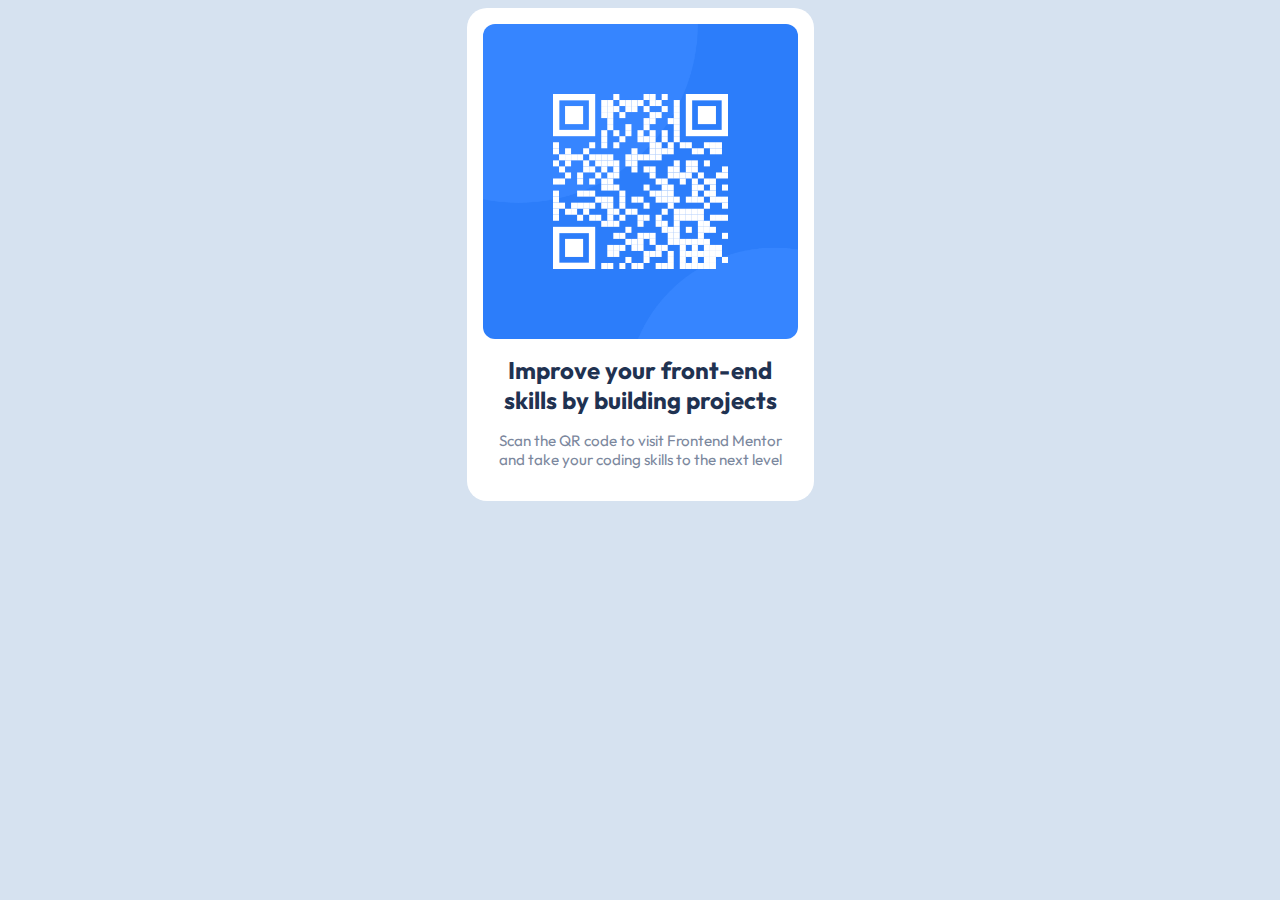
<file: 1-17-2024 (QR Code)/index.html>
<!DOCTYPE html>
<html lang="en">
  <head>
    <meta charset="UTF-8" />
    <meta name="viewport" content="width=device-width, initial-scale=1.0" />
    <!-- displays site properly based on user's device -->

    <link
      rel="icon"
      type="image/png"
      sizes="32x32"
      href="./images/favicon-32x32.png"
    />
    <link rel="stylesheet" href="./index.css" />
    <title>Frontend Mentor | QR code component</title>

    <!-- Feel free to remove these styles or customise in your own stylesheet 👍 -->
    <!-- <style>
    .attribution { font-size: 11px; text-align: center; }
    .attribution a { color: hsl(228, 45%, 44%); }
  </style> -->
  </head>
  <body>
    <div class="container">
      <div class="image-container">
        <img src="./images/image-qr-code.png" />
      </div>
      <div class="text">
        <h1>Improve your front-end skills by building projects</h1>
        <p>
          Scan the QR code to visit Frontend Mentor and take your coding skills
          to the next level
        </p>
      </div>
    </div>
  </body>
</html>
</file>
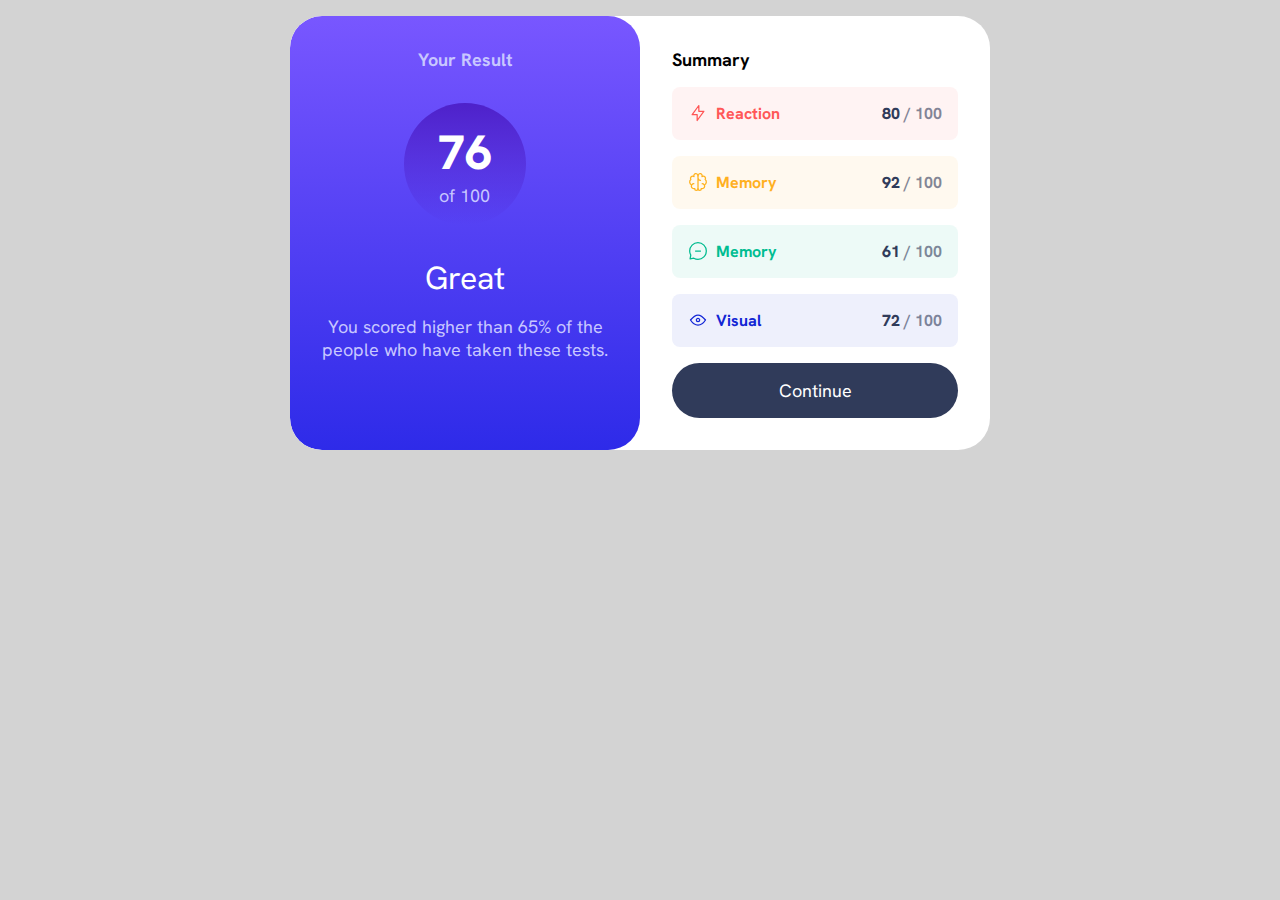
<file: 1-18-2024 (Results Summary)/index.html>
<!DOCTYPE html>
<html lang="en">
  <head>
    <meta charset="UTF-8" />
    <meta name="viewport" content="width=device-width, initial-scale=1.0" />
    <!-- displays site properly based on user's device -->

    <link
      rel="icon"
      type="image/png"
      sizes="32x32"
      href="./assets/images/favicon-32x32.png"
    />
    <link rel="stylesheet" href="./styles.css" />

    <title>Frontend Mentor | Results summary component</title>

    <!-- Feel free to remove these styles or customise in your own stylesheet 👍 -->
    <style>
      .attribution {
        font-size: 11px;
        text-align: center;
      }
      .attribution a {
        color: hsl(228, 45%, 44%);
      }
    </style>
  </head>
  <body>
    <main class="container">
      <div class="result">
        <h1>Your Result</h1>
        <div class="result-score">
          <p><span>76</span>of 100</p>
        </div>
        <div class="result-text">
          <p class="heading">Great</p>
          <p>
            You scored higher than 65% of the people who have taken these tests.
          </p>
        </div>
      </div>
      <div class="summary">
        <h2>Summary</h2>
        <ul class="summary-cards">
          <li class="card red">
            <div>
              <svg
                xmlns="http://www.w3.org/2000/svg"
                width="20"
                height="20"
                fill="none"
                viewBox="0 0 20 20"
              >
                <path
                  stroke="#F55"
                  stroke-linecap="round"
                  stroke-linejoin="round"
                  stroke-width="1.25"
                  d="M10.833 8.333V2.5l-6.666 9.167h5V17.5l6.666-9.167h-5Z"
                />
              </svg>
              <p>Reaction</p>
            </div>
            <p class="score">80<span> / 100</span></p>
          </li>
          <li class="card orange">
            <div>
              <svg
                xmlns="http://www.w3.org/2000/svg"
                width="20"
                height="20"
                fill="none"
                viewBox="0 0 20 20"
              >
                <path
                  stroke="#FFB21E"
                  stroke-linecap="round"
                  stroke-linejoin="round"
                  stroke-width="1.25"
                  d="M5.833 11.667a2.5 2.5 0 1 0 .834 4.858"
                />
                <path
                  stroke="#FFB21E"
                  stroke-linecap="round"
                  stroke-linejoin="round"
                  stroke-width="1.25"
                  d="M3.553 13.004a3.333 3.333 0 0 1-.728-5.53m.025-.067a2.083 2.083 0 0 1 2.983-2.824m.199.054A2.083 2.083 0 1 1 10 3.75v12.917a1.667 1.667 0 0 1-3.333 0M10 5.833a2.5 2.5 0 0 0 2.5 2.5m1.667 3.334a2.5 2.5 0 1 1-.834 4.858"
                />
                <path
                  stroke="#FFB21E"
                  stroke-linecap="round"
                  stroke-linejoin="round"
                  stroke-width="1.25"
                  d="M16.447 13.004a3.334 3.334 0 0 0 .728-5.53m-.025-.067a2.083 2.083 0 0 0-2.983-2.824M10 3.75a2.085 2.085 0 0 1 2.538-2.033 2.084 2.084 0 0 1 1.43 2.92m-.635 12.03a1.667 1.667 0 0 1-3.333 0"
                />
              </svg>
              <p>Memory</p>
            </div>
            <p class="score">92<span> / 100</span></p>
          </li>
          <li class="card green">
            <div>
              <svg xmlns="http://www.w3.org/2000/svg" width="20" height="20" fill="none" viewBox="0 0 20 20"><path stroke="#00BB8F" stroke-linecap="round" stroke-linejoin="round" stroke-width="1.25" d="M7.5 10h5M10 18.333A8.333 8.333 0 1 0 1.667 10c0 1.518.406 2.942 1.115 4.167l-.699 3.75 3.75-.699A8.295 8.295 0 0 0 10 18.333Z"/></svg>
              </svg>
              <p>Memory</p>
            </div>
            <p class="score">61<span> / 100</span></p>
          </li>
          <li class="card blue">
            <div>
              <svg xmlns="http://www.w3.org/2000/svg" width="20" height="20" fill="none" viewBox="0 0 20 20"><path stroke="#1125D6" stroke-linecap="round" stroke-linejoin="round" stroke-width="1.25" d="M10 11.667a1.667 1.667 0 1 0 0-3.334 1.667 1.667 0 0 0 0 3.334Z"/><path stroke="#1125D6" stroke-linecap="round" stroke-linejoin="round" stroke-width="1.25" d="M17.5 10c-1.574 2.492-4.402 5-7.5 5s-5.926-2.508-7.5-5C4.416 7.632 6.66 5 10 5s5.584 2.632 7.5 5Z"/></svg>
              <p>Visual</p>
            </div>
            <p class="score">72<span> / 100</span></p>
          </li>
        </ul>
        <button>Continue</button>
      </div>
    </main>

    <!-- <div class="attribution">
      Challenge by
      <a href="https://www.frontendmentor.io?ref=challenge" target="_blank"
        >Frontend Mentor</a
      >. Coded by <a href="#">Your Name Here</a>.
    </div> -->
  </body>
</html>
</file>
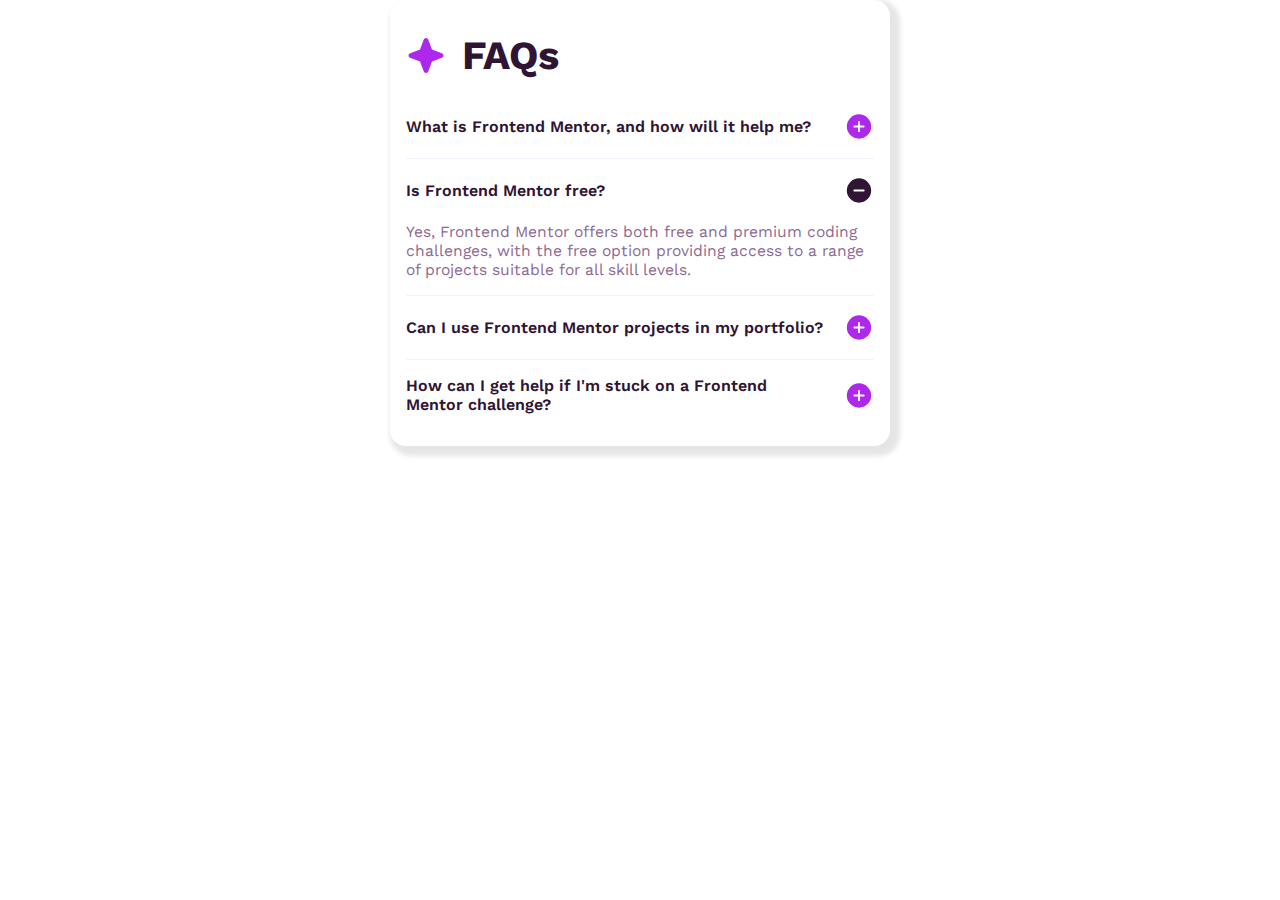
<file: 1-19-2024 (FAQ Accordian)/index.html>
<!DOCTYPE html>
<html lang="en">
  <head>
    <meta charset="UTF-8" />
    <meta name="viewport" content="width=device-width, initial-scale=1.0" />
    <!-- displays site properly based on user's device -->

    <link
      rel="icon"
      type="image/png"
      sizes="32x32"
      href="./assets/images/favicon-32x32.png"
    />
    <link rel="stylesheet" href="./styles.css" />

    <title>Frontend Mentor | FAQ accordion</title>
  </head>
  <body>
    <main>
      <div class="container">
        <div class="heading">
          <svg
            xmlns="http://www.w3.org/2000/svg"
            width="40"
            height="41"
            fill="none"
            viewBox="0 0 40 41"
          >
            <path
              fill="#AD28EB"
              d="M37.5 20.5a2.467 2.467 0 0 1-1.64 2.344l-9.913 3.604-3.603 9.911a2.5 2.5 0 0 1-4.688 0l-3.604-9.922-9.911-3.593a2.5 2.5 0 0 1 0-4.688l9.921-3.604 3.594-9.911a2.5 2.5 0 0 1 4.688 0l3.604 9.921 9.911 3.594A2.467 2.467 0 0 1 37.5 20.5Z"
            />
          </svg>
          <h1>FAQs</h1>
        </div>
        <div class="questions">
          <div class="question" data-open="false">
            <div class="question-heading">
              <h2>What is Frontend Mentor, and how will it help me?</h2>
              <svg
                xmlns="http://www.w3.org/2000/svg"
                width="30"
                height="31"
                fill="none"
                viewBox="0 0 30 31"
                class="closed-svg"
              >
                <path
                  fill="#AD28EB"
                  d="M15 3.313A12.187 12.187 0 1 0 27.188 15.5 12.203 12.203 0 0 0 15 3.312Zm4.688 13.124h-3.75v3.75a.938.938 0 0 1-1.876 0v-3.75h-3.75a.938.938 0 0 1 0-1.875h3.75v-3.75a.938.938 0 0 1 1.876 0v3.75h3.75a.938.938 0 0 1 0 1.876Z"
                />
              </svg>
              <svg
                xmlns="http://www.w3.org/2000/svg"
                width="30"
                height="31"
                fill="none"
                viewBox="0 0 30 31"
                class="opened-svg"
              >
                <path
                  fill="#301534"
                  d="M15 3.313A12.187 12.187 0 1 0 27.188 15.5 12.2 12.2 0 0 0 15 3.312Zm4.688 13.124h-9.375a.938.938 0 0 1 0-1.875h9.374a.938.938 0 0 1 0 1.876Z"
                />
              </svg>
            </div>
            <p class="answer">
              Frontend Mentor offers realistic coding challenges to help
              developers improve their frontend coding skills with projects in
              HTML, CSS, and JavaScript. It's suitable for all levels and ideal
              for portfolio building.
            </p>
          </div>
          <div class="question" data-open="true">
            <div class="question-heading">
              <h2>Is Frontend Mentor free?</h2>
              <svg
                xmlns="http://www.w3.org/2000/svg"
                width="30"
                height="31"
                fill="none"
                viewBox="0 0 30 31"
                class="closed-svg"
              >
                <path
                  fill="#AD28EB"
                  d="M15 3.313A12.187 12.187 0 1 0 27.188 15.5 12.203 12.203 0 0 0 15 3.312Zm4.688 13.124h-3.75v3.75a.938.938 0 0 1-1.876 0v-3.75h-3.75a.938.938 0 0 1 0-1.875h3.75v-3.75a.938.938 0 0 1 1.876 0v3.75h3.75a.938.938 0 0 1 0 1.876Z"
                />
              </svg>
              <svg
                xmlns="http://www.w3.org/2000/svg"
                width="30"
                height="31"
                fill="none"
                viewBox="0 0 30 31"
                class="opened-svg"
              >
                <path
                  fill="#301534"
                  d="M15 3.313A12.187 12.187 0 1 0 27.188 15.5 12.2 12.2 0 0 0 15 3.312Zm4.688 13.124h-9.375a.938.938 0 0 1 0-1.875h9.374a.938.938 0 0 1 0 1.876Z"
                />
              </svg>
            </div>
            <p class="answer">
              Yes, Frontend Mentor offers both free and premium coding
              challenges, with the free option providing access to a range of
              projects suitable for all skill levels.
            </p>
          </div>
          <div class="question" data-open="false">
            <div class="question-heading">
              <h2>Can I use Frontend Mentor projects in my portfolio?</h2>
              <svg
                xmlns="http://www.w3.org/2000/svg"
                width="30"
                height="31"
                fill="none"
                viewBox="0 0 30 31"
                class="closed-svg"
              >
                <path
                  fill="#AD28EB"
                  d="M15 3.313A12.187 12.187 0 1 0 27.188 15.5 12.203 12.203 0 0 0 15 3.312Zm4.688 13.124h-3.75v3.75a.938.938 0 0 1-1.876 0v-3.75h-3.75a.938.938 0 0 1 0-1.875h3.75v-3.75a.938.938 0 0 1 1.876 0v3.75h3.75a.938.938 0 0 1 0 1.876Z"
                />
              </svg>
              <svg
                xmlns="http://www.w3.org/2000/svg"
                width="30"
                height="31"
                fill="none"
                viewBox="0 0 30 31"
                class="opened-svg"
              >
                <path
                  fill="#301534"
                  d="M15 3.313A12.187 12.187 0 1 0 27.188 15.5 12.2 12.2 0 0 0 15 3.312Zm4.688 13.124h-9.375a.938.938 0 0 1 0-1.875h9.374a.938.938 0 0 1 0 1.876Z"
                />
              </svg>
            </div>
            <p class="answer">
              Yes, you can use projects completed on Frontend Mentor in your
              portfolio. It's an excellent way to showcase your skills to
              potential employers!
            </p>
          </div>
          <div class="question" data-open="false">
            <div class="question-heading">
              <h2>
                How can I get help if I'm stuck on a Frontend Mentor challenge?
              </h2>
              <svg
                xmlns="http://www.w3.org/2000/svg"
                width="30"
                height="31"
                fill="none"
                viewBox="0 0 30 31"
                class="closed-svg"
              >
                <path
                  fill="#AD28EB"
                  d="M15 3.313A12.187 12.187 0 1 0 27.188 15.5 12.203 12.203 0 0 0 15 3.312Zm4.688 13.124h-3.75v3.75a.938.938 0 0 1-1.876 0v-3.75h-3.75a.938.938 0 0 1 0-1.875h3.75v-3.75a.938.938 0 0 1 1.876 0v3.75h3.75a.938.938 0 0 1 0 1.876Z"
                />
              </svg>
              <svg
                xmlns="http://www.w3.org/2000/svg"
                width="30"
                height="31"
                fill="none"
                viewBox="0 0 30 31"
                class="opened-svg"
              >
                <path
                  fill="#301534"
                  d="M15 3.313A12.187 12.187 0 1 0 27.188 15.5 12.2 12.2 0 0 0 15 3.312Zm4.688 13.124h-9.375a.938.938 0 0 1 0-1.875h9.374a.938.938 0 0 1 0 1.876Z"
                />
              </svg>
            </div>
            <p class="answer">
              The best place to get help is inside Frontend Mentor's Discord
              community. There's a help channel where you can ask questions and
              seek support from other community members
            </p>
          </div>
        </div>
      </div>
    </main>
  </body>
  <script>
    const questions = document.getElementsByClassName("question");
    for (let i = 0; i < questions.length; i++) {
      const question = questions[i];
      question.addEventListener("click", () => {
        let openOrClose = question.dataset.open === "true" ? "false" : "true";
        question.dataset.open = openOrClose;
      });
    }
  </script>
</html>
</file>
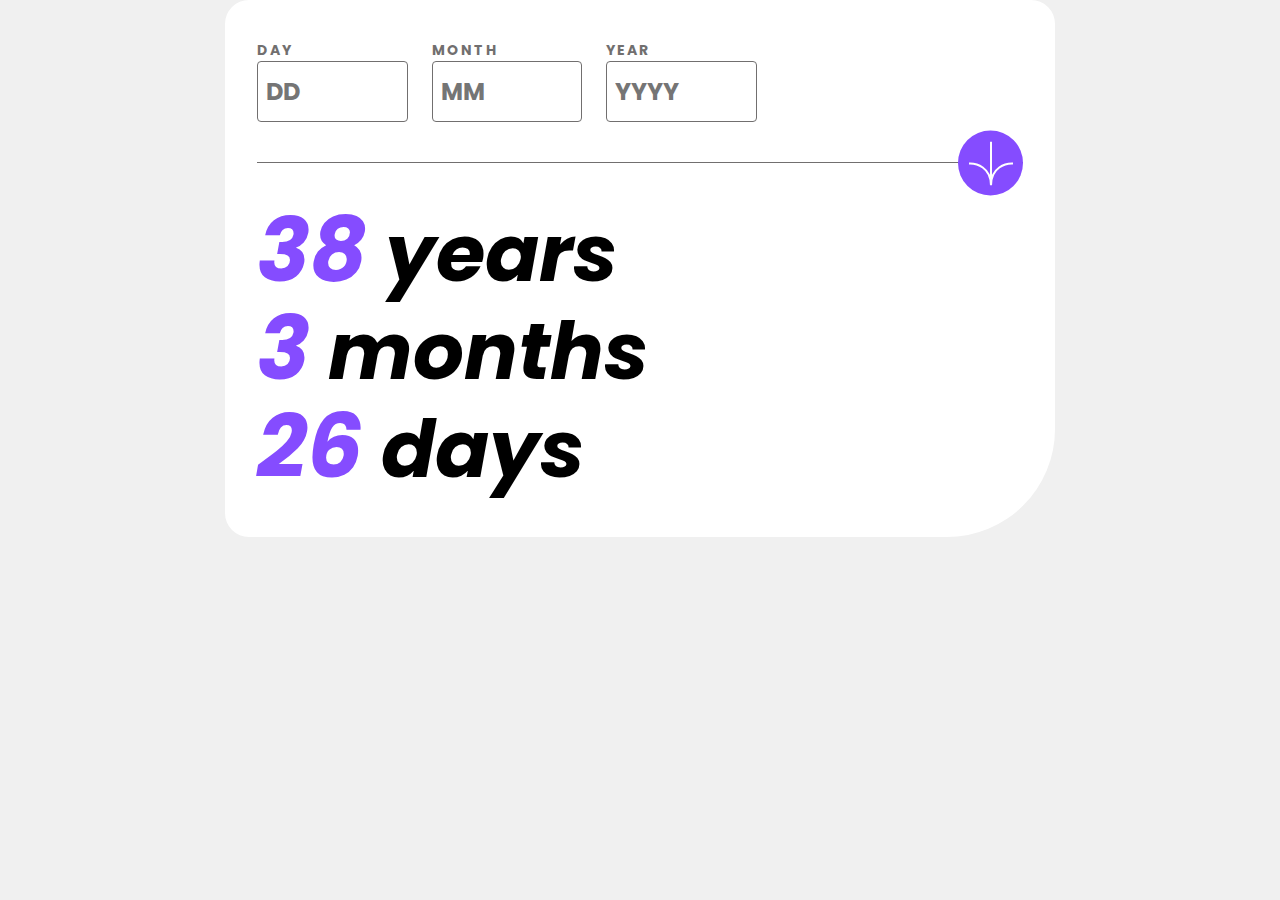
<file: 1-20-2024 (Age Calculator)/index.html>
<!DOCTYPE html>
<html lang="en">
  <head>
    <meta charset="UTF-8" />
    <meta name="viewport" content="width=device-width, initial-scale=1.0" />
    <!-- displays site properly based on user's device -->

    <link
      rel="icon"
      type="image/png"
      sizes="32x32"
      href="./assets/images/favicon-32x32.png"
    />
    <link rel="stylesheet" href="./styles.css" />
    <title>Frontend Mentor | Age calculator app</title>
  </head>
  <body>
    <div class="container">
      <div class="inputs">
        <div class="input-container">
          <label for="day">DAY</label
          ><input type="number" id="day" placeholder="DD" />
        </div>
        <div class="input-container">
          <label for="month">MONTH</label
          ><input type="number" id="month" placeholder="MM" />
        </div>
        <div class="input-container">
          <label for="year">YEAR</label
          ><input type="number" id="year" placeholder="YYYY" />
        </div>
      </div>
      <div class="values">
        <p><span>38</span> years</p>
        <p><span>3</span> months</p>
        <p><span>26</span> days</p>
        <button class="arrow-btn" id="btn">
          <svg
            xmlns="http://www.w3.org/2000/svg"
            width="46"
            height="44"
            viewBox="0 0 46 44"
          >
            <g fill="none" stroke="#FFF" stroke-width="2">
              <path
                d="M1 22.019C8.333 21.686 23 25.616 23 44M23 44V0M45 22.019C37.667 21.686 23 25.616 23 44"
              />
            </g>
          </svg>
        </button>
      </div>
    </div>
  </body>
  <script>
    const button = document.getElementById("btn");
    const inputs = document.getElementsByClassName("input-container");
    let toggle = false;
    button.addEventListener("click", () => {
      for (let i = 0; i < inputs.length; i++) {
        if (toggle) {
          inputs[i].children[0].classList.remove("invalid");
          inputs[i].children[1].classList.remove("invalid");
        } else {
          inputs[i].children[0].classList.add("invalid");
          inputs[i].children[1].classList.add("invalid");
        }
      }
      toggle = !toggle;
    });
  </script>
</html>
</file>
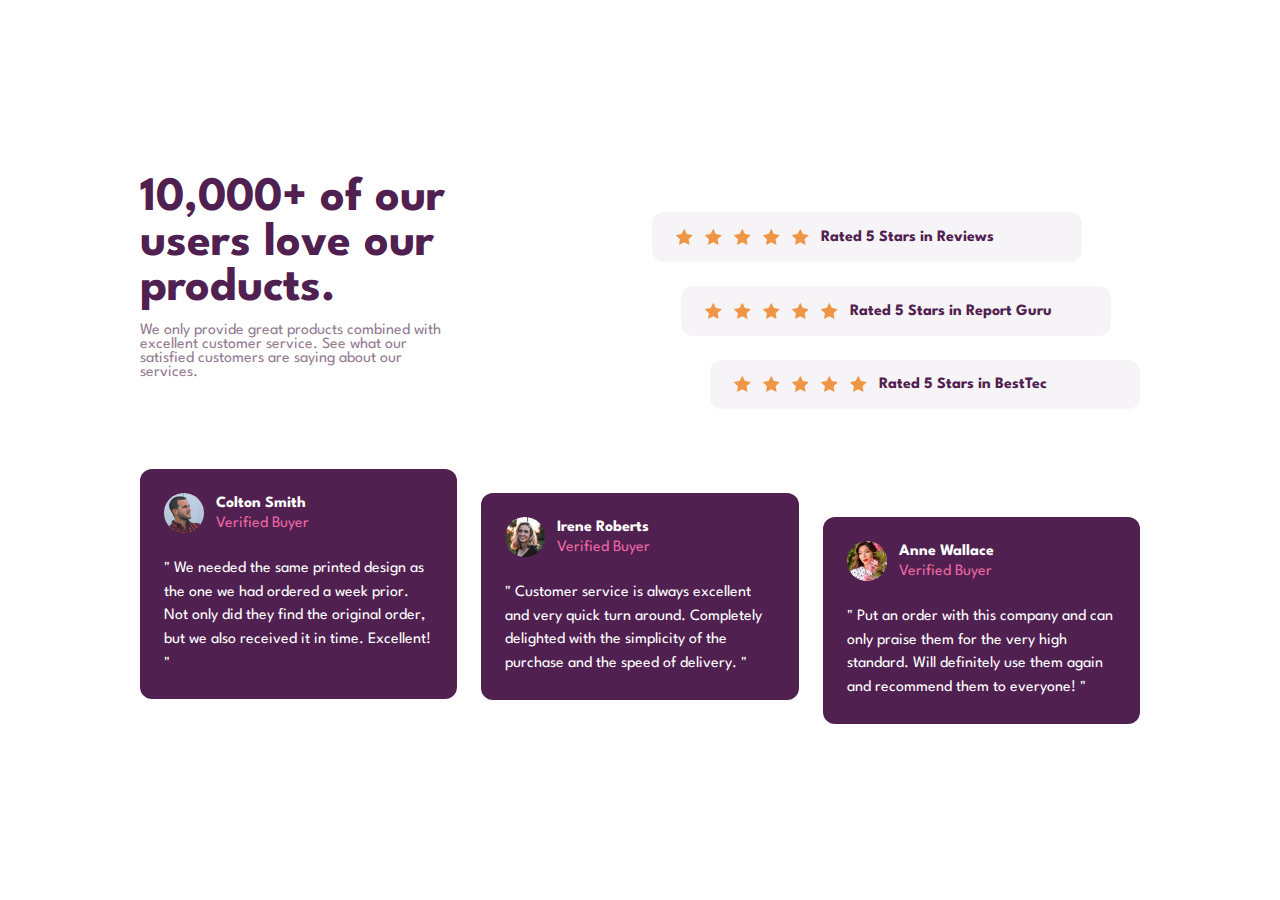
<file: 1-21-2024 (Social Proof Section)/index.html>
<!DOCTYPE html>
<html lang="en">
  <head>
    <meta charset="UTF-8" />
    <meta name="viewport" content="width=device-width, initial-scale=1.0" />
    <!-- displays site properly based on user's device -->

    <link
      rel="icon"
      type="image/png"
      sizes="32x32"
      href="./images/favicon-32x32.png"
    />
    <link rel="stylesheet" href="./styles.css" />

    <title>Frontend Mentor | Social proof section</title>
  </head>
  <body>
    <main>
      <section class="text-container">
        <p class="heading">10,000+ of our users love our products.</p>
        <p class="sub-text">
          We only provide great products combined with excellent customer
          service. See what our satisfied customers are saying about our
          services.
        </p>
      </section>
      <section class="reviews-container">
        <div class="review" data-position="1">
          <div class="stars">
            <img src="./images/icon-star.svg" /><img
              src="./images/icon-star.svg"
            /><img src="./images/icon-star.svg" /><img
              src="./images/icon-star.svg"
            /><img src="./images/icon-star.svg" />
          </div>
          <p>Rated 5 Stars in Reviews</p>
        </div>
        <div class="review" data-position="2">
          <div class="stars">
            <img src="./images/icon-star.svg" /><img
              src="./images/icon-star.svg"
            /><img src="./images/icon-star.svg" /><img
              src="./images/icon-star.svg"
            /><img src="./images/icon-star.svg" />
          </div>
          <p>Rated 5 Stars in Report Guru</p>
        </div>
        <div class="review" data-position="3">
          <div class="stars">
            <img src="./images/icon-star.svg" /><img
              src="./images/icon-star.svg"
            /><img src="./images/icon-star.svg" /><img
              src="./images/icon-star.svg"
            /><img src="./images/icon-star.svg" />
          </div>
          <p>Rated 5 Stars in BestTec</p>
        </div>
      </section>
      <section class="testimony-container" data-position="1">
        <div class="testimony">
          <div class="user-info">
            <div class="img-container">
              <img src="./images/image-colton.jpg" />
            </div>
            <div class="user-text">
              <p class="name">Colton Smith</p>
              <p class="status">Verified Buyer</p>
            </div>
          </div>
          <p class="content">
            " We needed the same printed design as the one we had ordered a week
            prior. Not only did they find the original order, but we also
            received it in time. Excellent! "
          </p>
        </div>
        <div class="testimony" data-position="2">
          <div class="user-info">
            <div class="img-container">
              <img src="./images/image-irene.jpg" />
            </div>
            <div class="user-text">
              <p class="name">Irene Roberts</p>
              <p class="status">Verified Buyer</p>
            </div>
          </div>
          <p class="content">
            " Customer service is always excellent and very quick turn around.
            Completely delighted with the simplicity of the purchase and the
            speed of delivery. "
          </p>
        </div>
        <div class="testimony" data-position="3">
          <div class="user-info">
            <div class="img-container">
              <img src="./images/image-anne.jpg" />
            </div>
            <div class="user-text">
              <p class="name">Anne Wallace</p>
              <p class="status">Verified Buyer</p>
            </div>
          </div>
          <p class="content">
            " Put an order with this company and can only praise them for the
            very high standard. Will definitely use them again and recommend
            them to everyone! "
          </p>
        </div>
      </section>
    </main>
  </body>
</html>
</file>
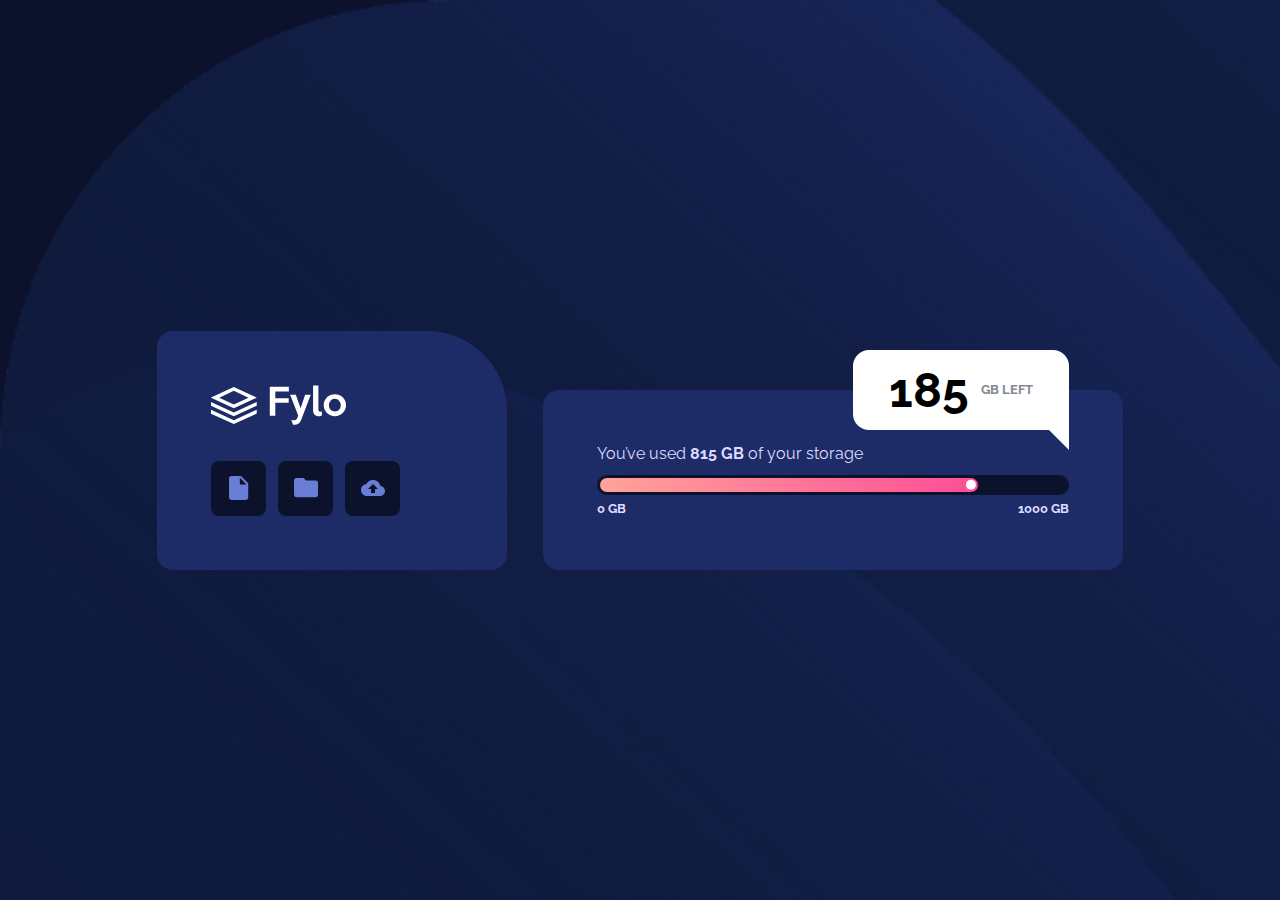
<file: 1-22-2024 (Fylo Data Storage)/index.html>
<!DOCTYPE html>
<html lang="en">
  <head>
    <meta charset="UTF-8" />
    <meta name="viewport" content="width=device-width, initial-scale=1.0" />
    <!-- displays site properly based on user's device -->

    <link
      rel="icon"
      type="image/png"
      sizes="32x32"
      href="./images/favicon-32x32.png"
    />
    <link rel="stylesheet" href="./styles.css" />

    <title>Frontend Mentor | Fylo data storage component</title>
  </head>
  <body>
    <div class="container">
      <header class="header">
        <div class="logo">
          <img src="./images/logo.svg" />
        </div>
        <div class="icons">
          <div><img src="./images/icon-document.svg" /></div>
          <div><img src="./images/icon-folder.svg" /></div>
          <div><img src="./images/icon-upload.svg" /></div>
        </div>
      </header>
      <div class="detail-container">
        <p class="detail-text">
          You’ve used <span>815 GB</span> of your storage
        </p>
        <div class="storage-info">
          <div class="storage-bar">
            <div class="storage-used" style="--usage-percent: 80%">
              <div class="dot"></div>
            </div>
          </div>
          <div class="end-points">
            <p>0 GB</p>
            <p>1000 GB</p>
          </div>
        </div>
        <div class="remaining-text">
          <p class="remaining">185</p>
          <p>GB Left</p>
          <div class="triangle"></div>
        </div>
      </div>
    </div>
  </body>
</html>
</file>
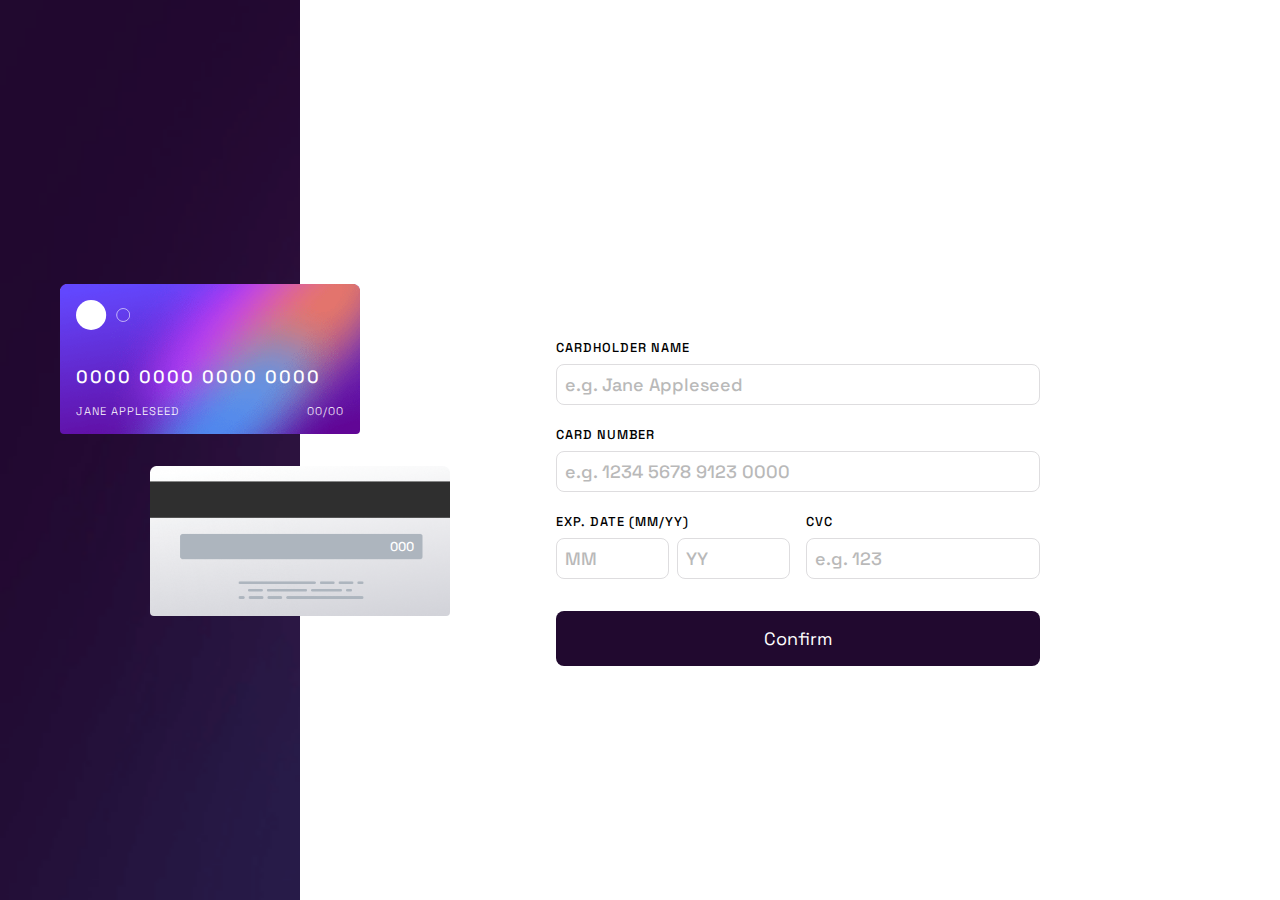
<file: 1-23-2024 (Interactive Card Details Form)/index.html>
<!DOCTYPE html>
<html lang="en">
  <head>
    <meta charset="UTF-8" />
    <meta name="viewport" content="width=device-width, initial-scale=1.0" />
    <!-- displays site properly based on user's device -->

    <link
      rel="icon"
      type="image/png"
      sizes="32x32"
      href="./images/favicon-32x32.png"
    />
    <link rel="stylesheet" href="./styles.css" />
    <script defer src="./index.js"></script>

    <title>Frontend Mentor | Interactive card details form</title>
  </head>
  <body>
    <main>
      <div class="card-header">
        <div class="cards">
          <div class="card card-back">
            <p id="card-cvc">000</p>
          </div>
          <div class="card card-front">
            <img src="./images/card-logo.svg" />
            <div>
              <p class="card-number" id="card-number">0000 0000 0000 0000</p>
              <div class="card-details">
                <p id="card-name">Jane Appleseed</p>
                <p id="card-expire">
                  <span id="card-month">00</span>/<span id="card-year">00</span>
                </p>
              </div>
            </div>
          </div>
        </div>
      </div>
      <div class="details-container">
        <form class="card-form" id="form">
          <fieldset class="ch-name">
            <label for="name">Cardholder Name</label>
            <input placeholder="e.g. Jane Appleseed" id="name" />
          </fieldset>
          <fieldset class="card-number">
            <label for="number">Card Number</label>
            <input placeholder="e.g. 1234 5678 9123 0000" id="number" />
          </fieldset>
          <fieldset class="exp-cvc">
            <div class="exp">
              <label for="month">Exp. Date (MM/YY)</label>
              <div>
                <input placeholder="MM" id="month" />
                <input placeholder="YY" id="year" />
              </div>
            </div>
            <div class="cvc">
              <label for="cvc">CVC</label>
              <input placeholder="e.g. 123" id="cvc" />
            </div>
          </fieldset>
          <button class="card-button" type="submit" id="form-btn">
            Confirm
          </button>
        </form>
        <div class="complete hide" id="complete">
          <img src="./images/icon-complete.svg" />
          <div class="message">
            <p class="thanks">Thank you!</p>
            <p>We've added your card details</p>
          </div>
          <button class="card-button" type="button" id="continue-btn">
            Continue
          </button>
        </div>
      </div>
    </main>
  </body>
</html>
</file>
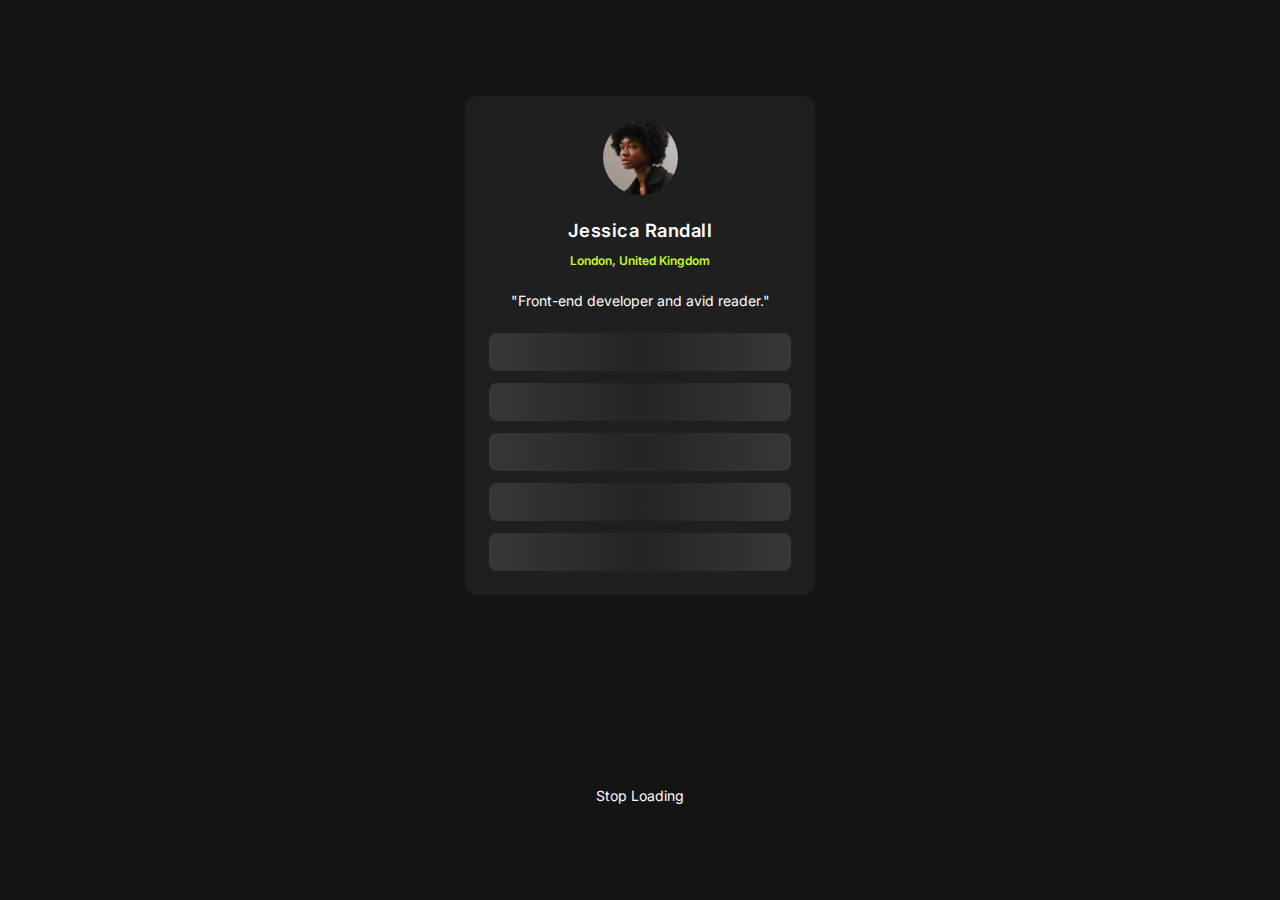
<file: 1-25-2024 (Social Links Profile)/index.html>
<!DOCTYPE html>
<html lang="en">
  <head>
    <meta charset="UTF-8" />
    <meta name="viewport" content="width=device-width, initial-scale=1.0" />
    <!-- displays site properly based on user's device -->

    <link
      rel="icon"
      type="image/png"
      sizes="32x32"
      href="./assets/images/favicon-32x32.png"
    />
    <link rel="stylesheet" href="./styles.css" />
    <link rel="stylesheet" href="./gradient.css" />
    <script defer src="./index.js"></script>

    <title>Frontend Mentor | Social links profile</title>
  </head>
  <body>
    <div class="container">
      <div class="image-container">
        <img src="./assets/images/avatar-jessica.jpeg" />
      </div>
      <div class="info">
        <h1 class="name">Jessica Randall</h1>
        <p class="location">London, United Kingdom</p>
      </div>
      <p class="bio">"Front-end developer and avid reader."</p>
      <ul class="links loading" id="links">
        <div class="content">
          <div class="gradient"></div>
        </div>
        <div class="content">
          <div class="gradient"></div>
        </div>
        <div class="content">
          <div class="gradient"></div>
        </div>
        <div class="content">
          <div class="gradient"></div>
        </div>
        <div class="content">
          <div class="gradient"></div>
        </div>
        <a>GitHub</a>
        <a>Frontend Mentor</a>
        <a>LinkedIn</a>
        <a>Twitter</a>
        <a>Instagram</a>
      </ul>
    </div>
    <button id="button">Stop Loading</button>
  </body>
</html>
</file>
<file: 1-17-2024 (QR Code)/index.css>
@import url("https://fonts.googleapis.com/css2?family=Outfit:wght@400;700&display=swap");

* {
  --padding: 1rem;
  --white: hsl(0, 0%, 100%);
  --light-gray: hsl(212, 45%, 89%);
  --grayish-blue: hsl(220, 15%, 55%);
  --dark-blue: hsl(218, 44%, 22%);

  --primary-font: "Outfit", sans-serif;
  --bold-weight: 700;
  --normal-weight: 400;
}

body {
  background-color: var(--light-gray);
}

.container {
  border-radius: 20px;
  max-width: 315px;
  background-color: #fff;
  padding: var(--padding);
  margin-inline: auto;
}

.image-container {
  max-width: 100%;
  border-radius: 12px;
  overflow: hidden;
}

.image-container img {
  width: 100%;
  display: block;
}

.text {
  display: flex;
  flex-direction: column;
  gap: var(--padding);
  text-align: center;
  font-family: var(--primary-font);
  padding: var(--padding);
}

.text h1 {
  color: var(--dark-blue);
  font-weight: var(--bold-weight);
  font-size: 1.5rem;
  margin: 0;
}

.text p {
  color: var(--grayish-blue);
  font-size: 0.95rem;
  font-weight: var(--normal-weight);
  margin: 0;
}
</file>
<file: 1-18-2024 (Results Summary)/styles.css>
@import url("https://fonts.googleapis.com/css2?family=Hanken+Grotesk:wght@500;700;800&display=swap");

* {
  box-sizing: border-box;
}

h1,
h2,
p {
  margin: 0;
}

button {
  all: unset;
  cursor: pointer;
}

ul {
  margin: 0;
  padding: 0;
}

li {
  list-style: none;
}

/* - Light red: hsl(0, 100%, 67%)
- Orangey yellow: hsl(39, 100%, 56%)
- Green teal: hsl(166, 100%, 37%)
- Cobalt blue: hsl(234, 85%, 45%)

## Gradients

- Light slate blue (background): hsl(252, 100%, 67%)
- Light royal blue (background): hsl(241, 81%, 54%)

- Violet blue (circle): hsla(256, 72%, 46%, 1)
- Persian blue (circle): hsla(241, 72%, 46%, 0)



### Neutral

- White: hsl(0, 0%, 100%)
- Pale blue: hsl(221, 100%, 96%)
- Light lavender: hsl(241, 100%, 89%)
- Dark gray blue: hsl(224, 30%, 27%) */

:root {
  --padding: 2rem;

  /* Colors */
  --light-red: hsl(0, 100%, 67%);
  --orangey-yellow: 39, 100%, 56%;
  --green-teal: 166, 100%, 37%;
  --cobalt-blue: 234, 85%, 45%;

  --light-slate-blue: hsl(252, 100%, 67%);
  --light-royal-blue: hsl(241, 81%, 54%);

  --violet-blue: hsla(256, 72%, 46%, 1);
  --persian-blue: hsla(241, 72%, 46%, 0);

  --white: hsl(0, 0%, 100%);
  --pale-blue: hsl(221, 100%, 96%);
  --light-lavender: hsl(241, 100%, 89%);
  --dark-gray-blue: hsl(224, 30%, 27%);

  /* Font */
  --primary-font: "Hanken Grotesk", sans-serif;
  --normal-weight: 500;
  --medium-weight: 700;
  --heavy-weight: 800;

  --font-size: 1.125rem;

  --border-radius: 32px;
}

body {
  font-size: var(--font-size);
  margin: 0;
  font-family: var(--primary-font);
}

p {
  color: var(--light-lavender);
}

.container {
  display: flex;
  flex-direction: column;
  background-color: var(--white);
}

.result {
  display: flex;
  flex-direction: column;
  align-items: center;
  text-align: center;
  gap: var(--padding);
  padding: var(--padding);
  background: linear-gradient(var(--light-slate-blue), var(--light-royal-blue));
  border-bottom-right-radius: var(--border-radius);
  border-bottom-left-radius: var(--border-radius);
}

.result h1 {
  color: var(--light-lavender);
  font-size: var(--font-size);
  font-weight: var(--medium-weight);
}

.result-score {
  background: linear-gradient(var(--violet-blue), var(--persian-blue));
  width: 42.5%;
  aspect-ratio: 1/1;
  border-radius: 50%;
  display: flex;
  justify-content: center;
  align-items: center;
  max-width: 180px;
}

.result-score p {
  display: flex;
  flex-direction: column;
  color: var(--light-lavender);
}

.result-score span {
  font-size: 3rem;
  font-weight: var(--heavy-weight);
  color: var(--white);
}

.result-text {
  display: flex;
  flex-direction: column;
  gap: calc(var(--padding) / 2);
}

.result-text .heading {
  color: var(--white);
  font-size: 2rem;
}

/* Summary */
.summary {
  --card-padding: 1rem;

  padding: var(--padding);
  display: flex;
  flex-direction: column;
  gap: calc(var(--padding) / 2);
}

.summary h2 {
  font-size: var(--font-size);
  font-weight: var(--medium-weight);
}

.summary-cards {
  display: flex;
  flex-direction: column;
  gap: 1rem;
}

.card {
  display: flex;
  justify-content: space-between;
  align-items: center;
  padding: var(--card-padding);
  border-radius: 8px;
}

.card div {
  display: flex;
  gap: calc(var(--card-padding) / 2);
}

.card div p {
  font-weight: var(--medium-weight);
}

.card p {
  font-size: 1rem;
}

.score {
  color: var(--dark-gray-blue);
  font-weight: var(--heavy-weight);
}

.score span {
  font-weight: var(--medium-weight);
  opacity: 0.6;
}

.summary button {
  background-color: var(--dark-gray-blue);
  color: var(--white);
  text-align: center;
  padding: 1rem;
  border-radius: 32px;
}

/* Color Presets */
.red {
  background-color: hsla(0, 100%, 67%, 7%);
}

.red div p {
  color: var(--light-red);
}

.orange {
  background-color: hsla(var(--orangey-yellow), 7%);
}

.orange div p {
  color: hsl(var(--orangey-yellow));
}

.green {
  background-color: hsla(var(--green-teal), 7%);
}

.green div p {
  color: hsl(var(--green-teal));
}

.blue {
  background-color: hsla(var(--cobalt-blue), 7%);
}

.blue div p {
  color: hsl(var(--cobalt-blue));
}

@media (min-width: 40em) {
  body {
    background-color: lightgray;
  }
  .container {
    flex-direction: row;
    border-radius: var(--border-radius);
    max-width: 700px;
    margin-inline: auto;
    margin-top: 1rem;
    overflow: hidden;
  }

  .result {
    border-radius: var(--border-radius);
  }

  .container > * {
    width: 50%;
  }
}
</file>
<file: 1-19-2024 (FAQ Accordian)/styles.css>
@import url("https://fonts.googleapis.com/css2?family=Work+Sans:wght@400;600;700&display=swap");
*,
*::before,
*::after {
  box-sizing: border-box;
}

* {
  margin: 0;
  font: inherit; /*Forces you to declare what heading levels look like*/
}

img,
svg {
  display: block;
  max-width: 100%;
}

ul {
  margin: 0;
  padding: 0;
}

li {
  list-style: "none";
}

:root {
  --clr-primary: hsl(292, 42%, 14%);
  --clr-secondary: hsl(292, 16%, 49%);
  --clr-accent: hsl(275, 100%, 97%);
  --clr-bg: hsl(0, 0%, 100%);

  --fs-350: 0.8rem;
  --fs-400: 0.9;
  --fs-800: 2rem;

  --fw-regular: 400;
  --fw-semi-bold: 600;
  --fw-bold: 700;

  --padding: 1rem;
}

body {
  font-family: "Work Sans", sans-serif;
  min-height: 100vh;
}

main {
  display: grid;
  place-items: center;
}

.container {
  width: 90%;
  max-width: 500px;
  padding: var(--padding);
  box-shadow: 5px 5px 5px 5px rgba(0, 0, 0, 0.1);
  border-radius: 16px;
}

.heading {
  display: flex;
  align-items: center;
  gap: var(--padding);
  padding-block: var(--padding);
}

.heading h1 {
  color: var(--clr-primary);
  font-size: var(--fs-800);
  font-weight: var(--fw-bold);
}

.question {
  border-bottom: 0.5px var(--clr-accent) solid;
  cursor: pointer;
}

.question:last-child {
  border: none;
}

.question-heading {
  display: flex;
  justify-content: space-between;
  align-items: center;
  padding-block: var(--padding);
  gap: 1rem;
}

.question-heading svg {
  min-width: 30px;
  min-height: 31px;
}

.question-heading h2 {
  color: var(--clr-primary);
  font-weight: var(--fw-semi-bold);
  font-size: var(--fs-400);
}

.answer {
  color: var(--clr-secondary);
  font-size: var(--fs-350);
  padding-bottom: var(--padding);
}

.question[data-open="false"] .answer {
  display: none;
}

.question[data-open="false"] .opened-svg {
  display: none;
}

.question[data-open="true"] .closed-svg {
  display: none;
}

@media (min-width: 28em) {
  :root {
    --fs-350: 0.975rem;
    --fs-400: 0.95;
    --fs-800: 2.5rem;
  }
}
</file>
<file: 1-20-2024 (Age Calculator)/styles.css>
@import url("https://fonts.googleapis.com/css2?family=Poppins:ital,wght@0,700;1,400;1,800&display=swap");

*,
*::before,
*::after {
  box-sizing: border-box;
}

* {
  margin: 0;
  font: inherit; /*Forces you to declare what heading levels look like*/
}

img,
svg {
  display: block;
  max-width: 100%;
}

ul {
  margin: 0;
  padding: 0;
}

li {
  list-style: "none";
}

button {
  all: unset;
  cursor: pointer;
}

input {
  width: 100%;
  max-width: unset;
}

:root {
  --clr-primary: hsl(259, 100%, 65%);
  --clr-error-hsl: 0, 100%, 67%;
  --clr-error: hsl(var(--clr-error-hsl));

  --clr-accent-1: hsl(0, 0%, 100%);
  --clr-accent-1-50: hsl(0, 0%, 94%);
  --clr-accent-1-100: hsl(0, 1%, 44%);
  --clr-accent-2: hsl(0, 0%, 86%);
  --clr-accent-text: hsl(0, 0%, 8%);

  --font-family: "Poppins", sans-serif;

  --fw-regular: 400;
  --fw-bold: 700;
  --fw-black: 800;

  --fs-300: 0.875rem;
  --fs-400: 1rem;
  --fs-700: 3.5rem;
  --fs-800: 4.5rem;

  --padding: 1rem;
  --padding-large: calc(var(--padding) * 3);
}

body {
  font-family: var(--font-family);
  font-size: var(--fs-400);
  background-color: var(--clr-accent-1-50);
}

.container {
  padding-inline: var(--padding);
  border-radius: 24px;
  border-bottom-right-radius: 72px;
  background-color: var(--clr-accent-1);
  margin-inline: auto;
  width: 90%;
}

.inputs {
  display: flex;
  grid-template-columns: 1fr 1fr 1fr;
  gap: 0.5rem;
  padding-block: var(--padding-large);
}

.arrow-btn {
  position: absolute;
  bottom: 100%;
  left: 50%;
  transform: translate(-50%, 50%);
  background-color: var(--clr-primary);
  width: 50px;
  border-radius: 50%;
  aspect-ratio: 1/1;
  display: flex;
  align-items: center;
  justify-content: center;
}

.arrow-btn svg {
  scale: 0.6;
}

.input-container {
  display: flex;
  flex-direction: column;
}

.input-container label {
  color: var(--clr-accent-1-100);
  font-weight: var(--fw-bold);
  font-size: var(--fs-300);
  letter-spacing: 2px;
}

.input-container label.invalid {
  color: var(--clr-error);
}

.input-container input {
  --padding: 0.5rem;
  font-weight: var(--fw-bold);
  border-radius: 4px;
  border: 1px solid var(--clr-accent-1-100);
  padding: calc(var(--padding) * 1.5) var(--padding);
}

.input-container input:focus {
  outline: none !important;
  border-color: var(--clr-primary);
}

.input-container input.invalid {
  border: 1px solid var(--clr-error);
  background-color: hsl(var(--clr-error-hsl), 2%);
}

.values {
  position: relative;
  padding-block: var(--padding-large);
  border-top: 0.5px solid var(--clr-accent-1-100);
}

.values p {
  font-style: italic;
  font-size: var(--fs-700);
  font-weight: var(--fw-bold);
  line-height: 120%;
}

.values span {
  color: var(--clr-primary);
  font-size: var(--fs-800);
}

@media (min-width: 40em) {
  :root {
    --fs-400: 1.25rem;

    --padding: 2rem;
    --padding-large: calc(var(--padding) * 1.25);

    --fs-400: 1.5rem;
    --fs-700: 5rem;
    --fs-800: 5.5rem;
  }

  .container {
    border-bottom-right-radius: 108px;
    max-width: 830px;
  }

  .inputs {
    max-width: 500px;
    gap: 1.5rem;
  }

  .arrow-btn {
    position: absolute;
    right: 0%;
    left: unset;
    transform: translate(0%, 50%);
    width: 65px;
  }

  .arrow-btn svg {
    scale: unset;
  }
}
</file>
<file: 1-21-2024 (Social Proof Section)/styles.css>
@import url("https://fonts.googleapis.com/css2?family=League+Spartan:wght@400;500;700&display=swap");

*,
*::before,
*::after {
  box-sizing: border-box;
}

* {
  margin: 0;
  font: inherit; /*Forces you to declare what heading levels look like*/
}

img,
svg {
  display: block;
  max-width: 100%;
}

ul {
  padding: 0;
}

li {
  list-style: "none";
}

button {
  all: unset;
  cursor: pointer;
}

:root {
  --clr-primary-200-hsl: 300, 24%, 96%;
  --clr-primary-200: hsl(var(--clr-primary-300-hsl));

  --clr-primary-300-hsl: 303, 10%, 53%;
  --clr-primary-300: hsl(var(--clr-primary-300-hsl));

  --clr-primary-hsl: 300, 43%, 22%;
  --clr-primary: hsl(var(--clr-primary-hsl));

  --clr-accent-hsl: 333, 80%, 67%;
  --clr-accent: hsl(var(--clr-accent-hsl));

  --clr-accent-2-hsl: 0, 0%, 100%;
  --clr-accent-2: hsl(var(--clr-accent-2-hsl));

  --font-family: "League Spartan", sans-serif;

  --fs-400: 0.985rem;
  --fs-600: 2rem;

  --fw-regular: 400;
  --fw-regular-50: 500;
  --fw-bold: 700;

  --padding-sm: calc(var(--padding) * 0.5);
  --padding: 1.5rem;
  --padding-lg: calc(var(--padding) * 1.5);

  --b-rad-sm: 4px;
  --b-rad-md: 12px;
}

body {
  font-family: var(--font-family);
  font-weight: var(--fw-regular);
  font-size: var(--fs-400);
}

main {
  width: 90%;
  margin-inline: auto;
  padding-block: var(--padding-lg);
}

.text-container {
  display: flex;
  flex-direction: column;
  gap: var(--padding-sm);
  text-align: center;
}

.text-container .heading {
  font-size: var(--fs-600);
  color: var(--clr-primary);
  font-weight: var(--fw-bold);
}

.text-container .sub-text {
  color: var(--clr-primary-300);
}

.reviews-container {
  padding-block: var(--padding);
  text-align: center;
}

.review {
  display: flex;
  flex-direction: column;
  gap: var(--padding-sm);
  padding-block: var(--padding-sm);
  margin-block: var(--padding-sm);
  border-radius: var(--b-rad-sm);
  background-color: hsl(var(--clr-primary-hsl), 5%);
  color: var(--clr-primary);
  font-weight: var(--fw-bold);
}

.review .stars {
  display: flex;
  justify-content: center;
  gap: var(--padding-sm);
}

.testimony-container {
  display: flex;
  flex-direction: column;
  gap: var(--padding-sm);
}

.testimony {
  background-color: var(--clr-primary);
  padding: var(--padding);
  border-radius: var(--b-rad-md);
}

.user-info {
  display: flex;
  gap: var(--padding-sm);
  margin-bottom: var(--padding);
}

.img-container {
  width: 40px;
  aspect-ratio: 1/1;
  border-radius: 50%;
  overflow: hidden;
}

.user-text {
  display: flex;
  flex-direction: column;
  justify-content: space-around;
}

.user-text .name {
  color: var(--clr-accent-2);
  font-weight: var(--fw-bold);
}

.user-text .status {
  color: var(--clr-accent);
}

.testimony .content {
  color: var(--clr-accent-2);
  line-height: 150%;
}

@media (min-width: 45em) {
  :root {
    --fs-600: 3rem;
  }

  body {
    min-height: 100vh;
    display: grid;
    place-items: center;
  }

  main {
    display: grid;
    grid-template-areas:
      "text reviews"
      "users users";

    column-gap: var(--padding-lg);
    row-gap: var(--padding);
    grid-template-columns: 0.5fr 1fr;
    max-width: 1000px;
  }

  .text-container {
    grid-area: text;
    text-align: unset;
  }

  .reviews-container {
    grid-area: reviews;
  }

  .testimony-container {
    grid-area: users;
    flex-direction: row;
  }

  .review {
    flex-direction: row;
    width: max(75%, 350px);
    padding-inline: var(--padding);
    padding-block: calc(var(--padding) * 0.7);
    border-radius: var(--b-rad-md);
    align-items: center;
    max-width: 430px;
  }

  .reviews-container {
    display: flex;
    flex-direction: column;
    align-items: flex-end;
  }

  .review[data-position="1"] {
    margin-right: calc(2.4 * var(--padding));
  }

  .review[data-position="2"] {
    margin-right: calc(1.2 * var(--padding));
  }

  .testimony-container {
    gap: var(--padding);
  }

  .testimony {
    height: fit-content;
    width: fit-content;
  }

  .testimony[data-position="2"] {
    margin-top: var(--padding);
  }

  .testimony[data-position="3"] {
    margin-top: calc(2 * var(--padding));
  }
}
</file>
<file: 1-22-2024 (Fylo Data Storage)/styles.css>
@import url("https://fonts.googleapis.com/css2?family=Raleway:wght@400;700&display=swap");

*,
*::before,
*::after {
  box-sizing: border-box;
}

* {
  margin: 0;
  font: inherit; /*Forces you to declare what heading levels look like*/
}

img,
svg {
  display: block;
  max-width: 100%;
}

ul {
  padding: 0;
}

li {
  list-style: "none";
}

button {
  all: unset;
  cursor: pointer;
}

:root {
  --clr-primary: hsl(228, 56%, 26%);
  --clr-primary-700: hsl(229, 57%, 11%);

  --clr-accent-1: hsl(243, 100%, 93%);
  --clr-accent-1-500: hsl(0, 0%, 100%);

  --clr-accent-2: hsl(229, 7%, 55%);

  --storage-gradient-start: hsl(6, 100%, 80%);
  --storage-graident-end: hsl(335, 100%, 65%);

  --font-family: "Raleway", sans-serif;

  --fs-350: 0.8rem;
  --fs-400: 0.975rem;
  --fs-700: 3rem;

  --fw-regular: 400;
  --fw-bold: 700;

  --padding-sm: calc(var(--padding) * 0.5);
  --padding: 0.75rem;
  --padding-lg: calc(var(--padding) * 3);

  --b-rad-sm: 8px;
  --b-rad-md: 16px;
}

body {
  font-family: var(--font-family);
  font-size: var(--fs-400);
  font-weight: var(--fw-regular);
  min-height: 100vh;
  display: grid;
  place-items: center;
  background-image: url("./images/bg-mobile.png");
  background-size: cover;
}

.container {
  display: flex;
  flex-direction: column;
  gap: var(--padding);
  width: 90%;
  margin-inline: auto;
  max-width: 415px;
}

.header {
  background-color: var(--clr-primary);
  padding: var(--padding-lg);
  width: 100%;
  border-radius: var(--b-rad-md);
  border-top-right-radius: calc(var(--b-rad-md) * 5);
}

.logo {
  display: flex;
  gap: var(--padding);
  margin-bottom: var(--padding-lg);
}

.logo h1 {
  font-size: var(--fs-700);
}

.icons {
  display: flex;
  gap: var(--padding);
}

.icons div {
  display: flex;
  justify-content: center;
  align-items: center;
  aspect-ratio: 1/1;
  border-radius: var(--b-rad-sm);
  background-color: var(--clr-primary-700);
  width: 45px;
}

.detail-container {
  position: relative;
  padding: var(--padding-lg);
  padding-bottom: calc(var(--padding-lg) * 1.75);
  background-color: var(--clr-primary);
  color: var(--clr-accent-1);
  border-radius: var(--b-rad-md);
}

.detail-text {
  text-align: center;
  margin-bottom: var(--padding);
}

.detail-text span {
  font-weight: var(--fw-bold);
}

.storage-bar {
  width: 100%;
  height: 20px;
  background-color: var(--clr-primary-700);
  border-radius: 100px;
  margin-bottom: var(--padding-sm);
  display: flex;
  align-items: center;
}

.storage-used {
  width: var(--usage-percent);
  height: 70%;
  margin-inline: 3px;
  border-radius: 100px;
  background: linear-gradient(
    0.25turn,
    var(--storage-gradient-start),
    var(--storage-graident-end)
  );
  position: relative;
}

.dot {
  position: absolute;
  height: 75%;
  aspect-ratio: 1/1;
  border-radius: 50%;
  background-color: var(--clr-accent-1-500);
  top: 50%;
  left: 100%;
  transform: translate(-115%, -50%);
}

.end-points {
  display: flex;
  justify-content: space-between;
}

.end-points p {
  font-weight: var(--fw-bold);
  font-size: var(--fs-350);
}

.remaining-text {
  position: absolute;
  display: flex;
  align-items: center;
  gap: var(--padding);
  top: 100%;
  left: 50%;
  transform: translate(-50%, -50%);
  padding: var(--padding);
  padding-inline: var(--padding-lg);
  background-color: var(--clr-accent-1-500);
  border-radius: var(--b-rad-md);
}

.remaining-text p {
  font-size: var(--fs-350);
  color: var(--clr-accent-2);
  text-transform: uppercase;
  font-weight: var(--fw-bold);
  width: fit-content;
  white-space: nowrap;
}

.remaining-text .remaining {
  color: #000;
  font-size: var(--fs-700);
  font-weight: var(--fw-bold);
}

.triangle {
  display: none;
}

@media (min-width: 45em) {
  body {
    background-color: var(--clr-primary-700);
    background-image: url("./images/bg-desktop.png");
    background-size: cover;
  }
  .container {
    --padding-xl: calc(var(--padding-lg) * 1.5);
    flex-direction: row;
    justify-content: center;
    max-width: unset;
    gap: var(--padding-lg);
  }

  .container > * {
    width: 100%;
  }

  .header {
    max-width: 350px;
    padding: var(--padding-xl);
  }

  .icons div {
    width: 55px;
  }

  .detail-container {
    max-width: 580px;
    min-width: 370px;
    padding-bottom: unset;
    padding: var(--padding-xl);
    margin-top: auto;
  }

  .detail-text {
    text-align: left;
  }

  .remaining-text {
    left: 100%;
    top: 0%;
    transform: translate(calc(-100% - var(--padding-xl)), -50%);
  }

  .triangle {
    display: unset;
    position: absolute;
    background-color: var(--clr-accent-1-500);
    width: 35px;
    aspect-ratio: 1/1;
    clip-path: polygon(100% 0, 0 0, 100% 100%);
    top: 82%;
    right: 0%;
  }
}
</file>
<file: 1-23-2024 (Interactive Card Details Form)/styles.css>
@import url("https://fonts.googleapis.com/css2?family=Space+Grotesk:wght@300;400;500&display=swap");

*,
*::before,
*::after {
  box-sizing: border-box;
}

* {
  margin: 0;
  font: inherit; /*Forces you to declare what heading levels look like*/
}

img,
svg {
  display: block;
  max-width: 100%;
}

ul {
  padding: 0;
}

li {
  list-style: "none";
}

button {
  all: unset;
  cursor: pointer;
}

input {
  max-width: unset;
  width: 100%;
}

fieldset {
  border: none;
  padding: 0;
}

:root {
  --clr-gradient: hsl(249, 99%, 64%) to hsl(278, 94%, 30%);
  --clr-error: hsl(0, 100%, 66%);

  --accent-1: hsl(0, 0%, 100%);

  --clr-primary-300: hsl(270, 3%, 87%);
  --clr-primary: hsl(279, 6%, 55%);
  --clr-primary-500: hsl(278, 68%, 11%);

  --fs-250: 0.7rem;
  --fs-300: 0.8rem;
  --fs-400: 1.125rem;
  --fs-600: 2rem;

  --fw-small: 300;
  --fw-regular-sm: 400;
  --fw-regular: 500;

  --padding-sm: calc(var(--padding) * 0.5);
  --padding: 1rem;
  --padding-lg: calc(var(--padding) * 2.5);

  --b-rad-sm: 4px;
  --b-rad-md: 8px;

  --font-family: "Space Grotesk", sans-serif;
}

body {
  font-size: var(--fs-400);
  font-weight: var(--fw-regular);
  font-family: var(--font-family);
  min-height: 100vh;
}

.card-header {
  height: 225px;
  background: url("./images/bg-main-mobile.png");
  background-size: cover;
}

.cards {
  position: relative;
  max-width: 400px;
  height: 100%;
  margin-inline: auto;
}

.card {
  width: 75%;
  aspect-ratio: 2/1;
  border-radius: var(--b-rad-sm);
  position: absolute;
}

.card-back {
  background: url("./images/bg-card-back.png");
  background-size: cover;
  top: 50%;
  right: var(--padding);
  transform: translate(0%, -57%);
}

.card-back p {
  position: absolute;
  top: 48%;
  right: 12%;
  color: var(--accent-1);
  font-size: var(--fs-300);
}

.card-front {
  background: url("./images/bg-card-front.png");
  background-size: cover;
  top: 100%;
  left: var(--padding);
  transform: translate(0%, -75%);
  font-size: var(--fs-400);
  padding: var(--padding);
  display: flex;
  flex-direction: column;
  justify-content: space-between;
  text-transform: uppercase;
}

.card-front img {
  width: 20%;
}

.card .card-number {
  letter-spacing: 2px;
  color: var(--accent-1);
  padding-bottom: var(--padding);
}

.card .card-details {
  display: flex;
  justify-content: space-between;
  color: var(--accent-1);
  font-weight: var(--fw-small);
  font-size: var(--fs-250);
  letter-spacing: 1px;
  margin-top: auto;
}

.details-container {
  margin-top: calc(var(--padding-lg) * 2.5);
  margin-inline: auto;
  width: 90%;
  max-width: 500px;
}

.card-form {
  display: flex;
  flex-direction: column;
  gap: var(--padding);
}

.details-container label {
  display: inline-block;
  color: var(--clr-primary-700);
  font-size: var(--fs-300);
  font-weight: var(--fw-regular);
  letter-spacing: 1px;
  padding-bottom: var(--padding-sm);
  text-transform: uppercase;
}

.details-container input {
  padding: var(--padding-sm);
  border-radius: var(--b-rad-md);
  border: 1px solid var(--clr-primary-300);
}

.details-container input::placeholder {
  opacity: 0.5;
}

.exp-cvc {
  display: flex;
  gap: var(--padding);
}

.exp-cvc > * {
  flex: 1;
}

.exp div {
  display: flex;
  gap: var(--padding-sm);
}

.card-button {
  margin-top: var(--padding);
  width: 100%;
  text-align: center;
  background-color: var(--clr-primary-500);
  color: var(--accent-1);
  font-weight: var(--fw-regular-sm);
  border-radius: var(--b-rad-md);
  padding-block: var(--padding);
}

.complete {
  text-align: center;
  display: flex;
  flex-direction: column;
  align-items: center;
  gap: var(--padding-lg);
}

.message .thanks {
  font-size: var(--fs-600);
  text-transform: uppercase;
  letter-spacing: 3px;
  margin-bottom: var(--padding-sm);
  color: var(--clr-primary-700);
}

.message p {
  color: var(--clr-primary-300);
}

.hide {
  display: none;
}

@media (min-width: 60em) {
  main {
    display: flex;
    align-items: center;
  }

  .card-header {
    min-height: 100vh;
    width: 35%;
    min-width: 275px;
    max-width: 300px;
  }

  .cards {
    height: 50%;
    width: 100%;
  }

  .card {
    width: 100%;
  }

  .card-back {
    top: 100%;
    right: unset;
    left: 100%;
    transform: translate(-50%, var(--padding));
  }

  .card-front {
    top: 100%;
    left: 20%;
    transform: translate(0%, calc(-100% - var(--padding)));
  }

  .details-container {
    margin-left: 20%;
    padding-right: var(--padding);
  }
}
</file>
<file: 1-25-2024 (Social Links Profile)/styles.css>
@import url("https://fonts.googleapis.com/css2?family=Inter:wght@400;600;700&display=swap");

*,
*::before,
*::after {
  box-sizing: border-box;
}

* {
  margin: 0;
  font: inherit; /*Forces you to declare what heading levels look like*/
}

img,
svg {
  display: block;
  max-width: 100%;
}

ul {
  padding: 0;
}

li {
  list-style: "none";
}

button {
  all: unset;
  cursor: pointer;
}

a {
  cursor: pointer;
}

:root {
  --clr-primary: hsl(75, 94%, 57%);

  --clr-accent-1: hsl(0, 0%, 100%); /*White*/
  --clr-accent-2-400: hsl(0, 0%, 20%);
  --clr-accent-2-600: hsl(0, 0%, 12%);
  --clr-accent-2-800: hsl(0, 0%, 8%);

  --padding-sm: calc(var(--padding) * 0.5);
  --padding: 1.5rem;

  --font-family: "Inter", sans-serif;

  --fw-regular: 400;
  --fw-bold-50: 600;
  --fw-bold-100: 700;

  --fs-300: 0.75rem;
  --fs-400: 0.875rem;
  --fs-550: 1.15rem;

  --b-rad-sm: 8px;
  --b-rad-md: 12px;
}

body {
  font-family: var(--font-family);
  font-weight: var(--fw-regular);
  font-size: var(--fs-400);
  color: var(--clr-accent-1);
  min-height: 100vh;
  background-color: var(--clr-accent-2-800);
  display: grid;
  place-items: center;
}

.container {
  padding: var(--padding);
  border-radius: var(--b-rad-md);
  background-color: var(--clr-accent-2-600);
  width: 90%;
  margin-inline: auto;
  display: flex;
  flex-direction: column;
  gap: var(--padding);
  text-align: center;
  max-width: 350px;
}

.image-container {
  width: 75px;
  aspect-ratio: 1/1;
  margin-inline: auto;
  border-radius: 50%;
  overflow: hidden;
}

.name {
  font-weight: var(--fw-bold-50);
  font-size: var(--fs-550);
  margin-bottom: var(--padding-sm);
  letter-spacing: 0.5px;
}

.location {
  color: var(--clr-primary);
  font-size: var(--fs-300);
  font-weight: var(--fw-bold-50);
}

.loading a {
  display: none;
}

.links {
  display: flex;
  flex-direction: column;
  gap: var(--padding-sm);
}

.links a {
  background-color: var(--clr-accent-2-400);
  padding: var(--padding-sm);
  border-radius: var(--b-rad-sm);
  font-weight: var(--fw-bold-50);
  transition: background-color 200ms linear;
}

.content a {
  width: 100%;
}

.links a:hover {
  background-color: var(--clr-primary);
  color: var(--clr-accent-2-800);
  transition: background-color 200ms linear;
}
</file>
<file: 1-25-2024 (Social Links Profile)/gradient.css>
:root {
  --gradient-start: #383636;
  --gradient-end: #252525;
}

.loading .content {
  display: unset;
}

.content {
  position: relative;
  display: none;
  width: 100%;
  height: calc(var(--padding) + var(--fs-400));
  overflow: hidden;
  border-radius: var(--b-rad-sm);
}

.gradient {
  position: absolute;
  width: 200%;
  height: 100%;
  animation-name: gradientMove;
  animation-timing-function: linear;
  animation-duration: 1s;
  animation-iteration-count: infinite;
  background: linear-gradient(
    to left,
    var(--gradient-start),
    var(--gradient-end),
    var(--gradient-start),
    var(--gradient-end),
    var(--gradient-start)
  );
}

@keyframes gradientMove {
  0% {
    transform: translate(-50%);
  }

  100% {
    transform: translate(0%);
  }
}
</file>
